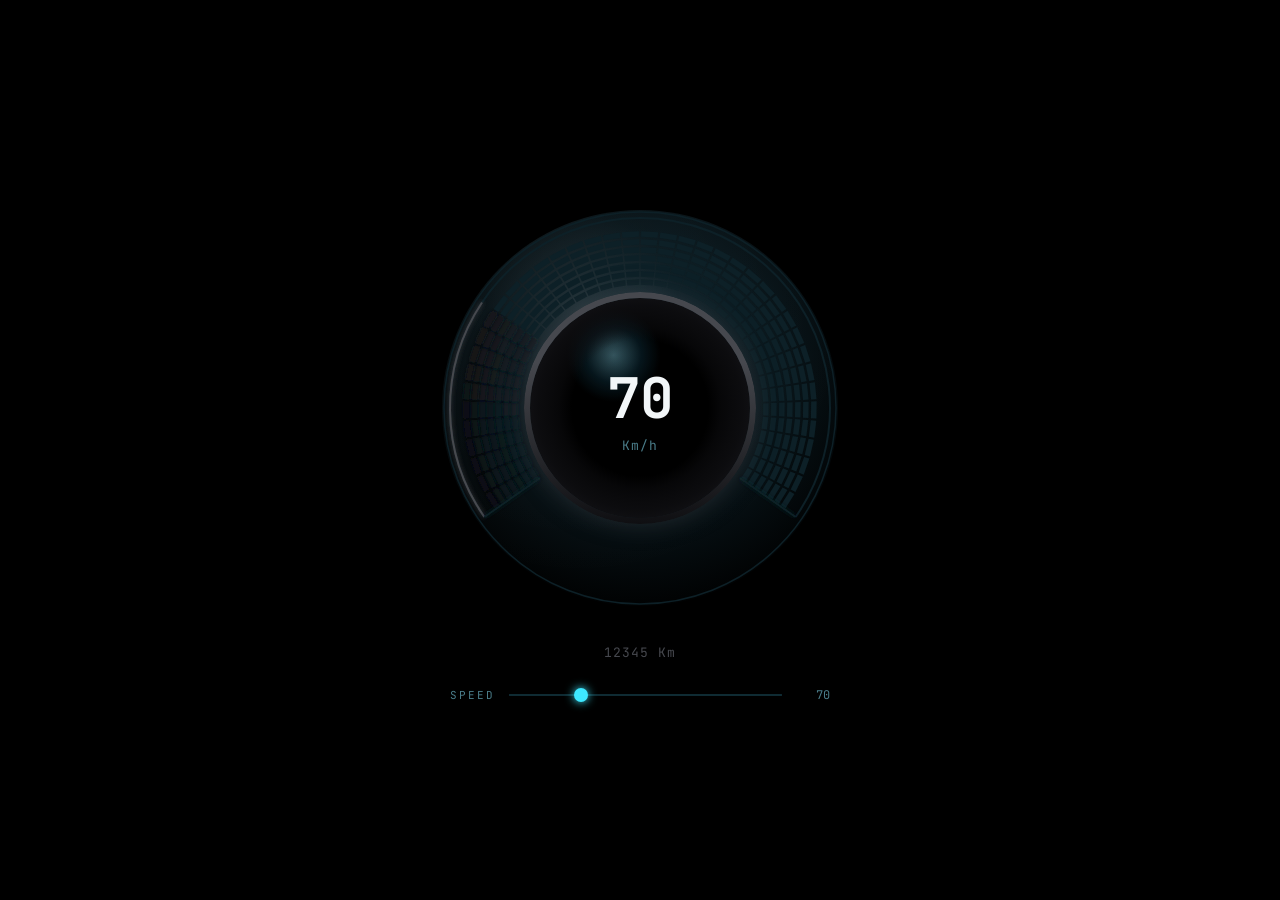
<file: old_frontend/speedometer-pixel-2-2-dark.html>
<!DOCTYPE html>
<html lang="en">
<head>
<meta charset="UTF-8">
<title>Speedometer</title>
<link rel="preconnect" href="https://fonts.googleapis.com">
<link href="https://fonts.googleapis.com/css2?family=JetBrains+Mono:wght@400;500;700&display=swap" rel="stylesheet">
<style>
  :root{
    --bg:#000000;
    --c1:#3ee8ff;
    --c2:#2f6bff;
    --dim:#0f2b33;
    --text:#f2f6f8;
    --text-dim:#4a7d8a;
    --zoneA:#70484e;
    --zoneB:#0f0f12;
  }
  *{box-sizing:border-box;margin:0;padding:0;}
  html,body{
    height:100%;
    background:var(--bg);
    font-family:'JetBrains Mono',monospace;
    display:flex;
    align-items:center;
    justify-content:center;
  }
  .stage{
    display:flex;
    flex-direction:column;
    align-items:center;
    gap:26px;
    padding:40px;
  }
  .gauge{
    position:relative;
    width:420px;
    height:420px;
  }
  svg{ width:100%; height:100%; overflow:visible; }
  .core{
    position:absolute;
    top:50%; left:50%;
    transform:translate(-50%,-50%);
    width:220px; height:220px;
    border-radius:50%;
    background:
      radial-gradient(circle closest-side at 50% 50%,
        transparent 0%,
        transparent 62%,
        color-mix(in srgb, var(--zoneB) 45%, transparent) 74%,
        color-mix(in srgb, var(--zoneB) 65%, transparent) 84%,
        color-mix(in srgb, var(--zoneB) 80%, transparent) 93%,
        var(--zoneB) 100%
      ),
      radial-gradient(circle closest-side at 38% 26%, rgba(170,245,255,0.18) 0%, rgba(5,20,26,0.92) 48%, #000 82%);
    border:none;
    box-shadow:
      0 0 24px 3px rgba(62,232,255,0.45);
    display:flex;
    flex-direction:column;
    align-items:center;
    justify-content:center;
  }
  .core::before{
    content:"";
    position:absolute;
    inset:-6px;
    border-radius:50%;
    padding:6px;
    background:linear-gradient(180deg, var(--zoneA) 0%, var(--zoneA) 30%, var(--zoneB) 100%);
    -webkit-mask:
      linear-gradient(#000 0 0) content-box,
      linear-gradient(#000 0 0);
    -webkit-mask-composite: xor;
    mask-composite: exclude;
    pointer-events:none;
  }
  .core .val{
    font-size:56px;
    font-weight:700;
    color:var(--text);
    letter-spacing:-1px;
    font-variant-numeric:tabular-nums;
  }
  .core .unit{
    margin-top:2px;
    font-size:13px;
    color:var(--text-dim);
    letter-spacing:1px;
  }
  .odo{
    font-size:13px;
    letter-spacing:1px;
    color:var(--zoneA);
    text-shadow:0 0 8px rgba(0,0,0,0.4);
    transition:color .3s ease;
  }
  .controls{
    width:380px;
    display:flex;
    align-items:center;
    gap:14px;
  }
  .controls label{
    font-size:11px;
    letter-spacing:2px;
    color:var(--text-dim);
  }
  input[type="range"]{
    -webkit-appearance:none;
    flex:1;
    height:2px;
    background:var(--dim);
    border-radius:2px;
    outline:none;
  }
  input[type="range"]::-webkit-slider-thumb{
    -webkit-appearance:none;
    width:14px; height:14px;
    border-radius:50%;
    background:var(--c1);
    box-shadow:0 0 10px var(--c1);
    cursor:pointer;
    margin-top:-6px;
  }
  input[type="range"]::-webkit-slider-runnable-track{
    height:2px;
    background:var(--dim);
    border-radius:2px;
  }
  .tag{
    font-size:12px;
    color:var(--text-dim);
    width:34px;
    text-align:right;
  }
</style>
</head>
<body>

<div class="stage">
  <div class="gauge">
    <svg viewBox="0 0 420 420">
      <defs>
        <filter id="glow" x="-60%" y="-60%" width="220%" height="220%">
          <feGaussianBlur stdDeviation="2.4" result="b"/>
          <feMerge>
            <feMergeNode in="b"/>
            <feMergeNode in="SourceGraphic"/>
          </feMerge>
        </filter>
        <radialGradient id="ringDepth" cx="50%" cy="38%" r="65%">
          <stop offset="0%" stop-color="#0f2933"/>
          <stop offset="55%" stop-color="#081419"/>
          <stop offset="100%" stop-color="#000000"/>
        </radialGradient>
        <radialGradient id="ringSheen" cx="35%" cy="25%" r="70%">
          <stop offset="0%" stop-color="#ffffff" stop-opacity="0.10"/>
          <stop offset="35%" stop-color="#ffffff" stop-opacity="0.02"/>
          <stop offset="100%" stop-color="#ffffff" stop-opacity="0"/>
        </radialGradient>
      </defs>
      <circle cx="210" cy="210" r="198" fill="url(#ringDepth)"/>
      <circle cx="210" cy="210" r="198" fill="url(#ringSheen)"/>
      <circle cx="210" cy="210" r="196" fill="none" stroke="#0d2027" stroke-width="1.5"/>
      <g id="cells"></g>
      <path id="rimTrack" fill="none" stroke="#0d2027" stroke-width="2"/>
      <path id="rimFg" fill="none" stroke="var(--zoneA)" stroke-width="2" filter="url(#glow)"/>
      <line id="capStart" stroke="#0d2027" stroke-width="2" filter="url(#glow)"/>
      <line id="capEnd" stroke="#0d2027" stroke-width="2" filter="url(#glow)"/>
    </svg>
    <div class="core">
      <div class="val" id="speedVal">70</div>
      <div class="unit">Km/h</div>
    </div>
  </div>

  <div class="odo" id="odo">12345 Km</div>

  <div class="controls">
    <label>SPEED</label>
    <input type="range" id="speedSlider" min="60" max="100" step="1" value="70">
    <span class="tag" id="speedTag">70</span>
  </div>
</div>

<script>
(function(){
  const cx = 210, cy = 210;
  const rInner = 122, rOuter = 178;
  const startA = -125, endA = 125;
  const minV = 60;
  const maxV = 100;
  const ns = 'http://www.w3.org/2000/svg';

  function toRad(deg){ return (deg - 90) * Math.PI / 180; }
  function polar(angleDeg, radius){
    const rad = toRad(angleDeg);
    return [cx + radius * Math.cos(rad), cy + radius * Math.sin(rad)];
  }
  function arcPath(a1, a2, radius){
    const [x1,y1] = polar(a1, radius);
    const [x2,y2] = polar(a2, radius);
    const large = (a2 - a1) <= 180 ? 0 : 1;
    return `M ${x1} ${y1} A ${radius} ${radius} 0 ${large} 1 ${x2} ${y2}`;
  }
  function valueToAngle(v){ return startA + ((v - minV) / (maxV - minV)) * (endA - startA); }

  document.getElementById('rimTrack').setAttribute('d', arcPath(startA, endA, rOuter + 12));

  const [capStartX0, capStartY0] = polar(startA, rInner);
  const [capStartX1, capStartY1] = polar(startA, rOuter + 12);
  const capStartEl = document.getElementById('capStart');
  capStartEl.setAttribute('x1', capStartX0);
  capStartEl.setAttribute('y1', capStartY0);
  capStartEl.setAttribute('x2', capStartX1);
  capStartEl.setAttribute('y2', capStartY1);

  const [capEndX0, capEndY0] = polar(endA, rInner);
  const [capEndX1, capEndY1] = polar(endA, rOuter + 12);
  const capEndEl = document.getElementById('capEnd');
  capEndEl.setAttribute('x1', capEndX0);
  capEndEl.setAttribute('y1', capEndY0);
  capEndEl.setAttribute('x2', capEndX1);
  capEndEl.setAttribute('y2', capEndY1);

  const cellsG = document.getElementById('cells');
  const totalAngle = endA - startA;
  const angleStep = 6.25;
  const ringSteps = 7;
  const cellData = [];
  const gapDeg = 0.7;
  const gapR = 2.5;
  const ringPitch = (rOuter - rInner) / ringSteps;

  for (let a = startA; a < endA; a += angleStep){
    const a0 = a + gapDeg / 2;
    const a1 = a + angleStep - gapDeg / 2;
    for (let ring = 0; ring < ringSteps; ring++){
      const r0 = rInner + ring * ringPitch + gapR / 2;
      const r1 = rInner + (ring + 1) * ringPitch - gapR / 2;

      const [x00, y00] = polar(a0, r0);
      const [x01, y01] = polar(a1, r0);
      const [x11, y11] = polar(a1, r1);
      const [x10, y10] = polar(a0, r1);

      const poly = document.createElementNS(ns, 'path');
      poly.setAttribute('d', `M ${x00} ${y00} L ${x01} ${y01} L ${x11} ${y11} L ${x10} ${y10} Z`);
      poly.setAttribute('fill', '#0d2027');
      cellsG.appendChild(poly);
      const midA = a + angleStep / 2;
      const midR = (r0 + r1) / 2;
      const ringT = ring / (ringSteps - 1);
      cellData.push({ el: poly, angle: a, ringT: ringT });
    }
  }

  const speedVal = document.getElementById('speedVal');
  const speedTag = document.getElementById('speedTag');
  const slider = document.getElementById('speedSlider');
  const rimFg = document.getElementById('rimFg');

  let current = 70, target = 70, raf = null;

  const zones = [
    { min: 60, max: 70,  c0: [70, 72, 78],    c1: [15, 15, 18] },    // grey -> black
    { min: 70, max: 80,  c0: [255, 140, 190], c1: [60, 15, 90] },    // pink -> dark purple
    { min: 80, max: 90,  c0: [230, 55, 60],   c1: [90, 15, 35] },    // red -> burgundy
    { min: 90, max: 95,  c0: [255, 225, 70],  c1: [120, 55, 10] },  // yellow -> dark orange
    { min: 95, max: 100, c0: [150, 235, 120], c1: [15, 90, 40] }     // light green -> dark green
  ];
  function zoneFor(v){
    for (const z of zones){
      if (v <= z.max) return z;
    }
    return zones[zones.length - 1];
  }
  function lerp(a, b, t){ return a + (b - a) * t; }
  // aggressive split: sharpen the midpoint transition instead of a linear blend
  function easeSplit(t){
    return t < 0.5
      ? 2 * t * t
      : 1 - Math.pow(-2 * t + 2, 2) / 2;
  }
  function colorAt(t, zone){
    t = Math.max(0, Math.min(1, t));
    const e = easeSplit(1 - t);
    return [
      lerp(zone.c0[0], zone.c1[0], e),
      lerp(zone.c0[1], zone.c1[1], e),
      lerp(zone.c0[2], zone.c1[2], e)
    ];
  }

  function lightFactor(ringT){
    return Math.max(0, Math.min(1, ringT));
  }
  function shade(rgb, factor){
    const [r, g, b] = rgb;
    const curved = Math.pow(factor, 1.6);
    const floor = 0.28;
    const eased = floor + curved * (1 - floor);
    const darkR = 18, darkG = 34, darkB = 40;
    return `rgb(${Math.round(lerp(darkR, r, eased))},${Math.round(lerp(darkG, g, eased))},${Math.round(lerp(darkB, b, eased))})`;
  }

  const coreEl = document.querySelector('.core');
  const root = document.documentElement;

  function render(v){
    const a = valueToAngle(v);

    const zone = zoneFor(v);
    const zoneRangeT = (v - zone.min) / (zone.max - zone.min || 1);

    cellData.forEach(c => {
      if (c.angle <= a){
        const t = (c.angle - startA) / totalAngle;
        const base = colorAt(t, zone);
        const f = lightFactor(c.ringT);
        c.el.setAttribute('fill', shade(base, f));
        c.el.setAttribute('filter', 'url(#glow)');
      } else {
        c.el.setAttribute('fill', '#0d2027');
        c.el.removeAttribute('filter');
      }
    });

    // snap the rim's leading edge to the far edge of the last active column
    const activeSteps = Math.floor((a - startA) / angleStep);
    const rimEdge = activeSteps >= 0 ? Math.min(endA, startA + (activeSteps + 1) * angleStep) : startA;
    rimFg.setAttribute('d', arcPath(startA, rimEdge, rOuter + 12));

    const c0css = `rgb(${Math.round(zone.c0[0])},${Math.round(zone.c0[1])},${Math.round(zone.c0[2])})`;
    const c1css = `rgb(${Math.round(zone.c1[0])},${Math.round(zone.c1[1])},${Math.round(zone.c1[2])})`;
    root.style.setProperty('--zoneA', c0css);
    root.style.setProperty('--zoneB', c1css);
    coreEl.style.boxShadow = `0 0 24px 4px rgba(${Math.round(zone.c0[0])},${Math.round(zone.c0[1])},${Math.round(zone.c0[2])},0.5)`;

    speedVal.textContent = Math.round(v);
  }

  function animate(){
    current += (target - current) * 0.12;
    if (Math.abs(target - current) < 0.15) current = target;
    render(current);
    if (current !== target) raf = requestAnimationFrame(animate);
    else raf = null;
  }

  function setTarget(v){
    target = Math.max(minV, Math.min(maxV, v));
    speedTag.textContent = Math.round(target);
    if (!raf) raf = requestAnimationFrame(animate);
  }

  slider.addEventListener('input', e => setTarget(+e.target.value));

  render(70);
})();
</script>

</body>
</html>
</file>
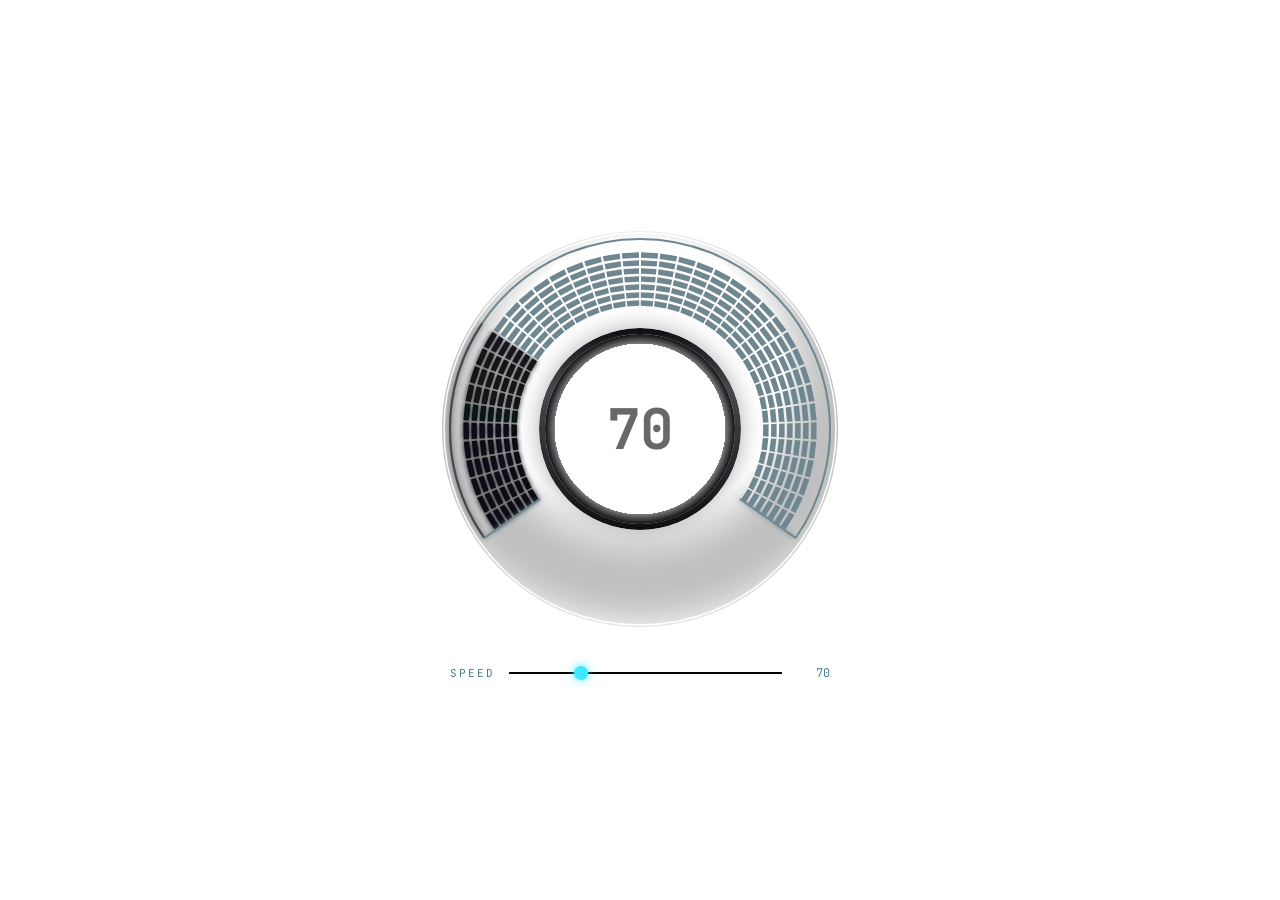
<file: old_frontend/speedometer-pixel-2-2.html>
<!DOCTYPE html>
<html lang="en">
<head>
<meta charset="UTF-8">
<title>Speedometer</title>
<link rel="preconnect" href="https://fonts.googleapis.com">
<link href="https://fonts.googleapis.com/css2?family=JetBrains+Mono:wght@400;500;700&display=swap" rel="stylesheet">
<style>
  :root{
    --bg:transparent;
    --c1:#3ee8ff;
    --c2:#2f6bff;
    --dim:#000000;
    --text:#0e0e0ea0;
    --text-dim:#4a7d8a;
    --zoneA:#70484e;
    --zoneB:#ffffff;
  }
  *{box-sizing:border-box;margin:0;padding:0;}
  html,body{
    height:100%;
    background:var(--bg);
    font-family:'JetBrains Mono',monospace;
    display:flex;
    align-items:center;
    justify-content:center;
  }
  .stage{
    display:flex;
    flex-direction:column;
    align-items:center;
    gap:26px;
    padding:40px;
  }
  .gauge{
    position:relative;
    width:420px;
    height:420px;
  }
  svg{ width:100%; height:100%; overflow:visible; }
  .core{
    position:absolute;
    top:50%; left:50%;
    transform:translate(-50%,-50%);
    width:190px; height:190px;
    border-radius:50%;
    background:
      radial-gradient(circle closest-side at 50% 50%,
        transparent 0%,
        transparent 90%,
        color-mix(in srgb, var(--zoneB) 25%, transparent) 44%,
        color-mix(in srgb, var(--zoneB) 40%, transparent) 84%,
        color-mix(in srgb, var(--zoneB) 55%, transparent) 30%,
        var(--zoneB) 100%
      );
    display:flex;
    flex-direction:column;
    align-items:center;
    justify-content:center;
  }
  .core::before{
    content:"";
    position:absolute;
    inset:-6px;
    border-radius:50%;
    padding:6px;
    background:linear-gradient(180deg, var(--zoneB) 0%, var(--zoneA) 30%, var(--zoneB) 100%);
    -webkit-mask:
      linear-gradient(#ffffff 0 0) content-box,
      linear-gradient(#ffffff 0 0);
    -webkit-mask-composite: xor;
    mask-composite: exclude;
    pointer-events:none;
  }
  .core .val{
    font-size:56px;
    font-weight:700;
    color:var(--text);
    letter-spacing:-1px;
    font-variant-numeric:tabular-nums;
  }
  .core .unit{
    margin-top:2px;
    font-size:13px;
    color:var(--text-dim);
    letter-spacing:1px;
  }
  .controls{
    width:380px;
    display:flex;
    align-items:center;
    gap:14px;
  }
  .controls label{
    font-size:11px;
    letter-spacing:2px;
    color:var(--text-dim);
  }
  input[type="range"]{
    -webkit-appearance:none;
    flex:1;
    height:2px;
    background:var(--dim);
    border-radius:2px;
    outline:none;
  }
  input[type="range"]::-webkit-slider-thumb{
    -webkit-appearance:none;
    width:14px; height:14px;
    border-radius:50%;
    background:var(--c1);
    box-shadow:0 0 10px var(--c1);
    cursor:pointer;
    margin-top:-6px;
  }
  input[type="range"]::-webkit-slider-runnable-track{
    height:2px;
    background:var(--dim);
    border-radius:2px;
  }
  .tag{
    font-size:12px;
    color:var(--text-dim);
    width:34px;
    text-align:right;
  }
</style>
</head>
<body>

<div class="stage">
  <div class="gauge">
    <svg viewBox="0 0 420 420">
      <defs>
        <filter id="glow" x="-60%" y="-60%" width="220%" height="220%">
          <feGaussianBlur stdDeviation="2.4" result="b"/>
          <feMerge>
            <feMergeNode in="b"/>
            <feMergeNode in="SourceGraphic"/>
          </feMerge>
        </filter>
        <radialGradient id="ringDepth" cx="50%" cy="38%" r="65%">
          <stop offset="0%" stop-color="#ffffff"/>
          <stop offset="55%" stop-color="#ffffff"/>
          <stop offset="100%" stop-color="transparent"/>
        </radialGradient>
        <radialGradient id="ringSheen" cx="35%" cy="25%" r="70%">
          <stop offset="0%" stop-color="#ffffff" stop-opacity="0.10"/>
          <stop offset="35%" stop-color="#ffffff" stop-opacity="0.02"/>
          <stop offset="100%" stop-color="#ffffff" stop-opacity="0"/>
        </radialGradient>
      </defs>
      <circle cx="210" cy="210" r="198" fill="url(#ringDepth)"/>
      <circle cx="210" cy="210" r="198" fill="url(#ringSheen)"/>
      <circle cx="210" cy="210" r="196" fill="none" stroke="#ffffff" stroke-width="1.5"/>
      <g id="cells"></g>
      <path id="rimTrack" fill="none" stroke="#6f8790" stroke-width="2"/>
      <path id="rimFg" fill="none" stroke="var(--zoneA)" stroke-width="2" filter="url(#glow)"/>
      <line id="capStart" stroke="#6f8790" stroke-width="2" filter="url(#glow)"/>
      <line id="capEnd" stroke="#6f8790" stroke-width="2" filter="url(#glow)"/>
    </svg>
    <div class="core">
      <div class="val" id="speedVal">70</div>
    </div>
  </div>


  <div class="controls">
    <label>SPEED</label>
    <input type="range" id="speedSlider" min="60" max="100" step="1" value="70">
    <span class="tag" id="speedTag">70</span>
  </div>
</div>

<script>
(function(){
  const cx = 210, cy = 210;
  const rInner = 122, rOuter = 178;
  const startA = -125, endA = 125;
  const minV = 60;
  const maxV = 100;
  // ===== Gradient Controls =====

  // Column (left → right)
  const COLUMN_GRADIENT_START = 0.00;   // 0 = first column
  const COLUMN_GRADIENT_END   = 1.00;   // 1 = last column

  // Row (inner → outer)
  const ROW_GRADIENT_START = 0.00;      // 0 = inner ring
  const ROW_GRADIENT_END   = 0.00;      // 1 = outer ring
  const COLUMN_GRADIENT_STRENGTH = 1;

  // Gradient curve
  const COLUMN_CURVE = 1.0;
  const ROW_CURVE = 1.6;
  const ns = 'http://www.w3.org/2000/svg';

  function toRad(deg){ return (deg - 90) * Math.PI / 180; }
  function polar(angleDeg, radius){
    const rad = toRad(angleDeg);
    return [cx + radius * Math.cos(rad), cy + radius * Math.sin(rad)];
  }
  function arcPath(a1, a2, radius){
    const [x1,y1] = polar(a1, radius);
    const [x2,y2] = polar(a2, radius);
    const large = (a2 - a1) <= 180 ? 0 : 1;
    return `M ${x1} ${y1} A ${radius} ${radius} 0 ${large} 1 ${x2} ${y2}`;
  }
  function valueToAngle(v){ return startA + ((v - minV) / (maxV - minV)) * (endA - startA); }

  document.getElementById('rimTrack').setAttribute('d', arcPath(startA, endA, rOuter + 12));

  const [capStartX0, capStartY0] = polar(startA, rInner);
  const [capStartX1, capStartY1] = polar(startA, rOuter + 12);
  const capStartEl = document.getElementById('capStart');
  capStartEl.setAttribute('x1', capStartX0);
  capStartEl.setAttribute('y1', capStartY0);
  capStartEl.setAttribute('x2', capStartX1);
  capStartEl.setAttribute('y2', capStartY1);

  const [capEndX0, capEndY0] = polar(endA, rInner);
  const [capEndX1, capEndY1] = polar(endA, rOuter + 12);
  const capEndEl = document.getElementById('capEnd');
  capEndEl.setAttribute('x1', capEndX0);
  capEndEl.setAttribute('y1', capEndY0);
  capEndEl.setAttribute('x2', capEndX1);
  capEndEl.setAttribute('y2', capEndY1);

  const cellsG = document.getElementById('cells');
  const totalAngle = endA - startA;
  const angleStep = 6.25;
  const ringSteps = 7;
  const cellData = [];
  const gapDeg = 0.7;
  const gapR = 2.5;
  const ringPitch = (rOuter - rInner) / ringSteps;

  for (let a = startA; a < endA; a += angleStep){
    const a0 = a + gapDeg / 2;
    const a1 = a + angleStep - gapDeg / 2;
    for (let ring = 0; ring < ringSteps; ring++){
      const r0 = rInner + ring * ringPitch + gapR / 2;
      const r1 = rInner + (ring + 1) * ringPitch - gapR / 2;

      const [x00, y00] = polar(a0, r0);
      const [x01, y01] = polar(a1, r0);
      const [x11, y11] = polar(a1, r1);
      const [x10, y10] = polar(a0, r1);

      const poly = document.createElementNS(ns, 'path');
      poly.setAttribute('d', `M ${x00} ${y00} L ${x01} ${y01} L ${x11} ${y11} L ${x10} ${y10} Z`);
      poly.setAttribute('fill', '#6f8790');
      cellsG.appendChild(poly);
      const midA = a + angleStep / 2;
      const midR = (r0 + r1) / 2;
      const ringT = ring / (ringSteps - 1);
      cellData.push({ el: poly, angle: a, ringT: ringT });
    }
  }

  const speedVal = document.getElementById('speedVal');
  const speedTag = document.getElementById('speedTag');
  const slider = document.getElementById('speedSlider');
  const rimFg = document.getElementById('rimFg');

  let current = 70, target = 70, raf = null;

  const zones = [
    { min: 60, max: 70,  c0: [70, 72, 78],    c1: [15, 15, 18] },    // grey -> black
    { min: 70, max: 80,  c0: [255, 140, 190], c1: [60, 15, 90] },    // pink -> dark purple
    { min: 80, max: 90,  c0: [230, 55, 60],   c1: [90, 15, 35] },    // red -> burgundy
    { min: 90, max: 95,  c0: [255, 225, 70],  c1: [120, 55, 10] },  // yellow -> dark orange
    { min: 95, max: 100, c0: [150, 235, 120], c1: [15, 90, 40] }     // light green -> dark green
  ];
  function zoneFor(v){
    for (const z of zones){
      if (v <= z.max) return z;
    }
    return zones[zones.length - 1];
  }
  function lerp(a, b, t){ return a + (b - a) * t; }
  // aggressive split: sharpen the midpoint transition instead of a linear blend
  function easeSplit(t){
    return t < 0.5
      ? 2 * t * t
      : 1 - Math.pow(-2 * t + 2, 2) / 2;
  }
  function colorAt(t, zone){
    t = Math.max(0, Math.min(1, t));
    const e = easeSplit(1 - t * COLUMN_GRADIENT_STRENGTH);    return [
      lerp(zone.c0[0], zone.c1[0], e),
      lerp(zone.c0[1], zone.c1[1], e),
      lerp(zone.c0[2], zone.c1[2], e)
    ];
  }

  function lightFactor(ringT){
    return Math.pow(
        Math.max(0, Math.min(1,
            (ringT - ROW_GRADIENT_START) /
            (ROW_GRADIENT_END - ROW_GRADIENT_START)
        )),
        ROW_CURVE
    );
  }
  function shade(rgb, factor){
    const [r, g, b] = rgb;
    const curved = Math.pow(factor, 1.6);
    const floor = 0.28;
    const eased = floor + curved * (1 - floor);
    const darkR = 18, darkG = 34, darkB = 40;
    return `rgb(${Math.round(lerp(darkR, r, eased))},${Math.round(lerp(darkG, g, eased))},${Math.round(lerp(darkB, b, eased))})`;
  }

  const coreEl = document.querySelector('.core');
  const root = document.documentElement;

  function render(v){
    const a = valueToAngle(v);

    const zone = zoneFor(v);
    const zoneRangeT = (v - zone.min) / (zone.max - zone.min || 1);

    cellData.forEach(c => {
      if (c.angle <= a){
       const rawT = (c.angle - startA) / totalAngle;
        const t = Math.pow(
            Math.max(0, Math.min(1,
                (rawT - COLUMN_GRADIENT_START) /
                (COLUMN_GRADIENT_END - COLUMN_GRADIENT_START)
            )),
            COLUMN_CURVE
        );
        const base = colorAt(t, zone);
        const f = lightFactor(c.ringT +.2);
        c.el.setAttribute('fill', shade(base, f));
        c.el.setAttribute('filter', 'url(#glow)');
        } else {
          c.el.setAttribute('fill', '#6f8790');
        c.el.removeAttribute('filter');
      }
    });

    // snap the rim's leading edge to the far edge of the last active column
    const activeSteps = Math.floor((a - startA) / angleStep);
    const rimEdge = activeSteps >= 0 ? Math.min(endA, startA + (activeSteps + 1) * angleStep) : startA;
    rimFg.setAttribute('d', arcPath(startA, rimEdge, rOuter + 12));

    const c0css = `rgb(${Math.round(zone.c0[0])},${Math.round(zone.c0[1])},${Math.round(zone.c0[2])})`;
    const c1css = `rgb(${Math.round(zone.c1[0])},${Math.round(zone.c1[1])},${Math.round(zone.c1[2])})`;
    root.style.setProperty('--zoneA', c0css);
    root.style.setProperty('--zoneB', c1css);
    coreEl.style.boxShadow = `0 0 24px 4px rgba(${Math.round(zone.c0[0])},${Math.round(zone.c0[1])},${Math.round(zone.c0[2])},0.5)`;

    speedVal.textContent = Math.round(v);
  }

  function animate(){
    current += (target - current) * 0.12;
    if (Math.abs(target - current) < 0.15) current = target;
    render(current);
    if (current !== target) raf = requestAnimationFrame(animate);
    else raf = null;
  }

  function setTarget(v){
    target = Math.max(minV, Math.min(maxV, v));
    speedTag.textContent = Math.round(target);
    if (!raf) raf = requestAnimationFrame(animate);
  }

  slider.addEventListener('input', e => setTarget(+e.target.value));

  render(70);
})();
</script>

</body>
</html>
</file>
